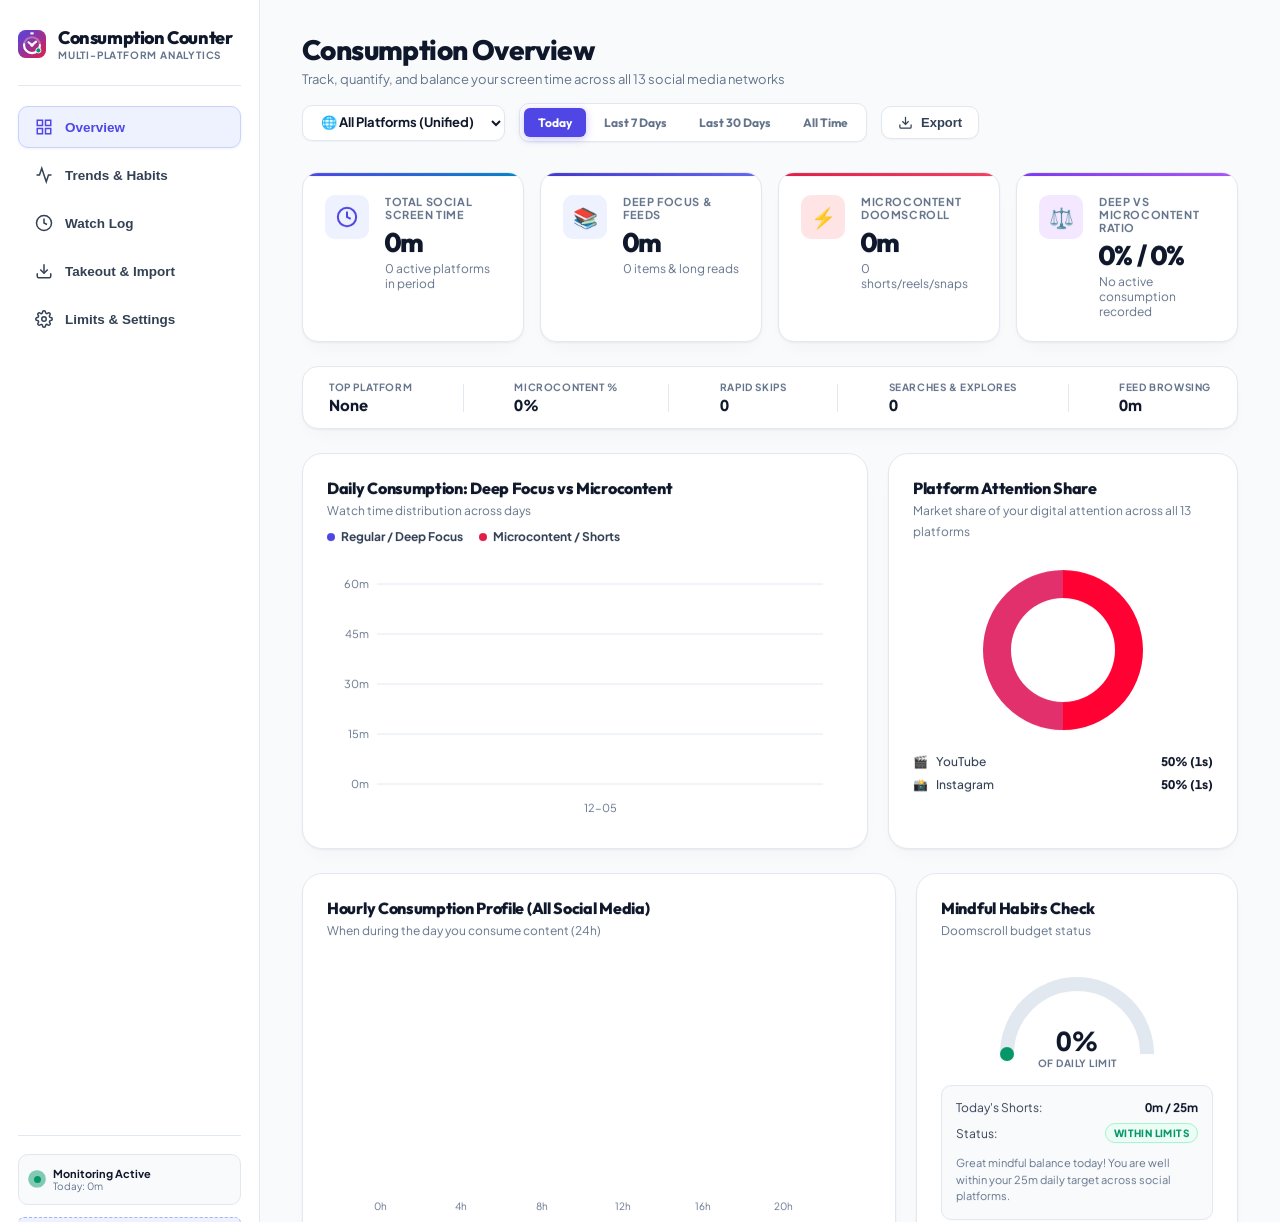
<file: index.html>
<!DOCTYPE html>
<html lang="en">
<head>
  <meta charset="UTF-8">
  <meta http-equiv="refresh" content="0; url=dashboard.html">
  <title>Consumption Counter</title>
</head>
<body style="background: #F8FAFC; color: #0F172A; font-family: system-ui, -apple-system, sans-serif; display: flex; align-items: center; justify-content: center; height: 100vh; margin: 0;">
  <p>Loading Consumption Counter Dashboard... <a href="dashboard.html" style="color: #4F46E5; font-weight: 600;">Click here if not redirected</a>.</p>
</body>
</html>
</file>
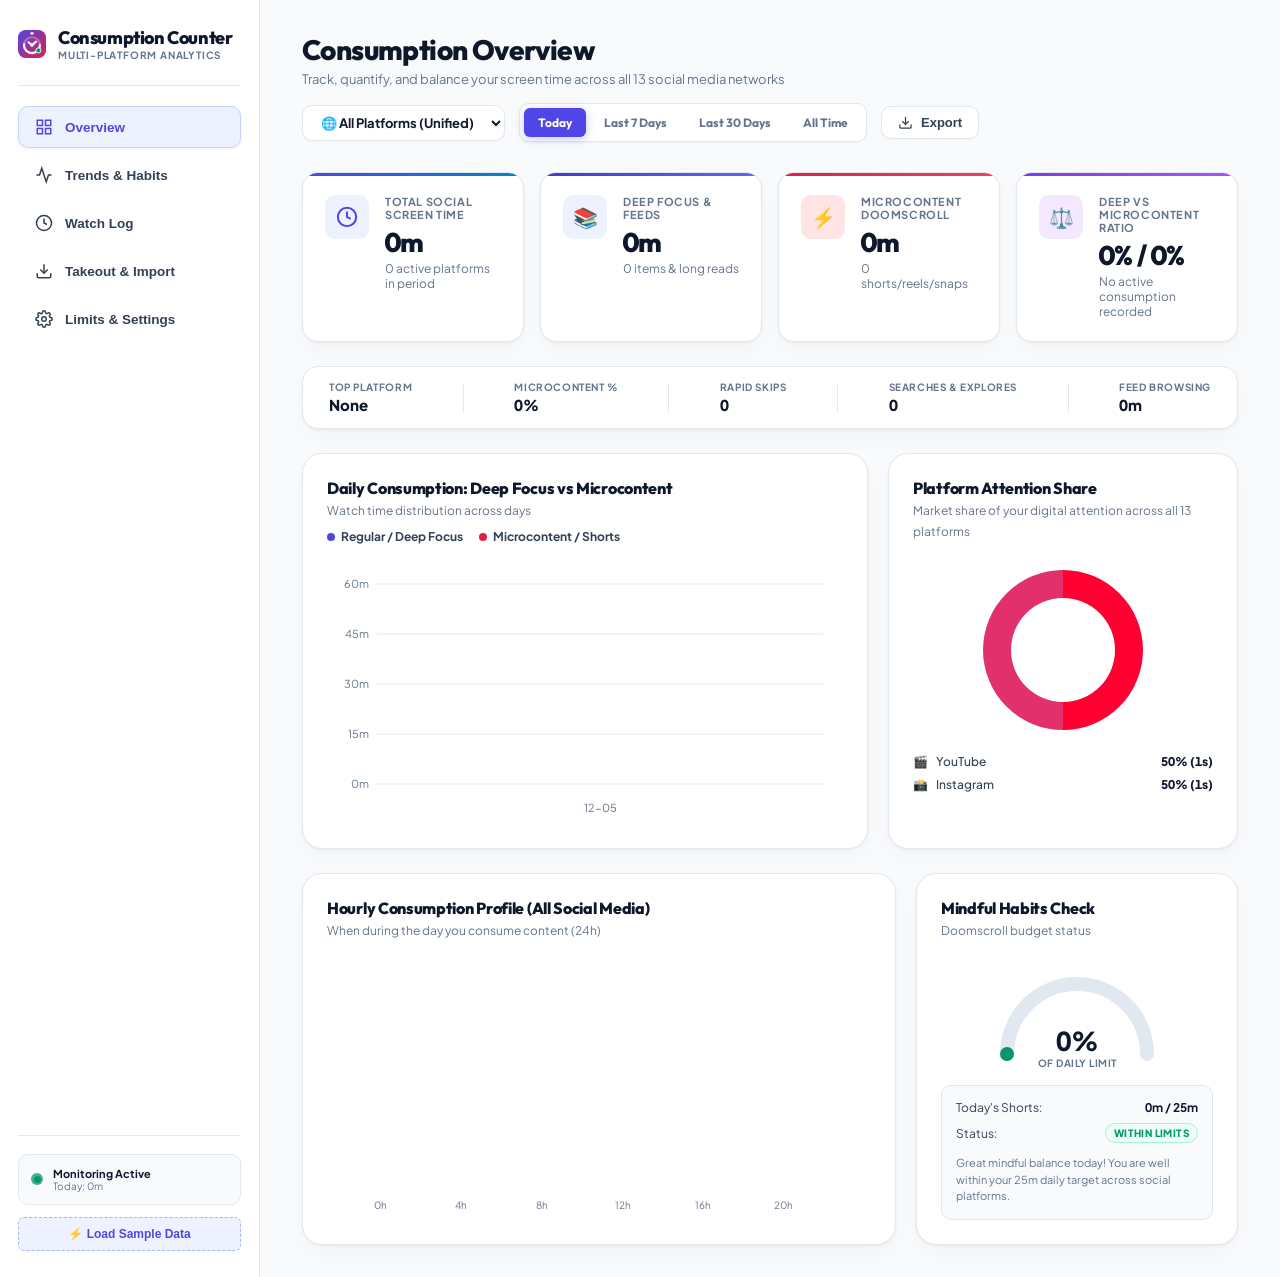
<file: dashboard.html>
<!DOCTYPE html>
<html lang="en">
<head>
  <meta charset="UTF-8">
  <meta name="viewport" content="width=device-width, initial-scale=1.0">
  <title>Consumption Counter - Analytics & Multi-Platform Hub</title>
  <link rel="stylesheet" href="dashboard.css">
  <link rel="preconnect" href="https://fonts.googleapis.com">
  <link rel="preconnect" href="https://fonts.gstatic.com" crossorigin>
  <link href="https://fonts.googleapis.com/css2?family=Outfit:wght@400;500;600;700;800&family=Plus+Jakarta+Sans:wght@400;500;600;700&display=swap" rel="stylesheet">
</head>
<body>
  <div class="app-layout">
    <!-- Sidebar Navigation -->
    <aside class="sidebar">
      <div class="sidebar-header">
        <div class="brand-logo">
          <svg width="28" height="28" viewBox="0 0 24 24" fill="none">
            <rect width="24" height="24" rx="6.5" fill="url(#dashBrandGrad)" />
            <rect x="10.5" y="2" width="3" height="1.8" rx="0.6" fill="#FFFFFF" fill-opacity="0.9" />
            <circle cx="12" cy="13" r="6.8" stroke="#FFFFFF" stroke-opacity="0.3" stroke-width="1.8" />
            <circle cx="12" cy="13" r="6.8" stroke="#FFFFFF" stroke-width="1.8" stroke-dasharray="32" stroke-dashoffset="10" stroke-linecap="round" />
            <line x1="12" y1="13" x2="9" y2="10.5" stroke="#FFFFFF" stroke-width="1.8" stroke-linecap="round" />
            <line x1="12" y1="13" x2="15.5" y2="10" stroke="#FFFFFF" stroke-width="1.8" stroke-linecap="round" />
            <circle cx="12" cy="13" r="1.3" fill="#FFFFFF" />
            <circle cx="17.5" cy="17.5" r="2.2" fill="#059669" stroke="#FFFFFF" stroke-width="0.8" />
            <defs>
              <linearGradient id="dashBrandGrad" x1="0" y1="0" x2="24" y2="24" gradientUnits="userSpaceOnUse">
                <stop stop-color="#4F46E5" />
                <stop offset="1" stop-color="#E11D48" />
              </linearGradient>
            </defs>
          </svg>
          <div class="brand-info">
            <span class="brand-title">Consumption Counter</span>
            <span class="brand-sub">Multi-Platform Analytics</span>
          </div>
        </div>
      </div>

      <nav class="sidebar-nav">
        <button class="nav-item active" data-tab="overview">
          <svg width="18" height="18" viewBox="0 0 24 24" fill="none" stroke="currentColor" stroke-width="2"><rect x="3" y="3" width="7" height="7"/><rect x="14" y="3" width="7" height="7"/><rect x="14" y="14" width="7" height="7"/><rect x="3" y="14" width="7" height="7"/></svg>
          <span>Overview</span>
        </button>
        <button class="nav-item" data-tab="trends">
          <svg width="18" height="18" viewBox="0 0 24 24" fill="none" stroke="currentColor" stroke-width="2"><polyline points="22 12 18 12 15 21 9 3 6 12 2 12"/></svg>
          <span>Trends & Habits</span>
        </button>
        <button class="nav-item" data-tab="history">
          <svg width="18" height="18" viewBox="0 0 24 24" fill="none" stroke="currentColor" stroke-width="2"><circle cx="12" cy="12" r="10"/><polyline points="12 6 12 12 16 14"/></svg>
          <span>Watch Log</span>
        </button>
        <button class="nav-item" data-tab="importer">
          <svg width="18" height="18" viewBox="0 0 24 24" fill="none" stroke="currentColor" stroke-width="2"><path d="M21 15v4a2 2 0 0 1-2 2H5a2 2 0 0 1-2-2v-4"/><polyline points="7 10 12 15 17 10"/><line x1="12" y1="15" x2="12" y2="3"/></svg>
          <span>Takeout & Import</span>
        </button>
        <button class="nav-item" data-tab="settings">
          <svg width="18" height="18" viewBox="0 0 24 24" fill="none" stroke="currentColor" stroke-width="2"><circle cx="12" cy="12" r="3"/><path d="M19.4 15a1.65 1.65 0 0 0 .33 1.82l.06.06a2 2 0 0 1 0 2.83 2 2 0 0 1-2.83 0l-.06-.06a1.65 1.65 0 0 0-1.82-.33 1.65 1.65 0 0 0-1 1.51V21a2 2 0 0 1-2 2 2 2 0 0 1-2-2v-.09A1.65 1.65 0 0 0 9 19.4a1.65 1.65 0 0 0-1.82.33l-.06.06a2 2 0 0 1-2.83 0 2 2 0 0 1 0-2.83l.06-.06a1.65 1.65 0 0 0 .33-1.82 1.65 1.65 0 0 0-1.51-1H3a2 2 0 0 1-2-2 2 2 0 0 1 2-2h.09A1.65 1.65 0 0 0 4.6 9a1.65 1.65 0 0 0-.33-1.82l-.06-.06a2 2 0 0 1 0-2.83 2 2 0 0 1 2.83 0l.06.06a1.65 1.65 0 0 0 1.82.33H9a1.65 1.65 0 0 0 1-1.51V3a2 2 0 0 1 2-2 2 2 0 0 1 2 2v.09a1.65 1.65 0 0 0 1 1.51 1.65 1.65 0 0 0 1.82-.33l.06-.06a2 2 0 0 1 2.83 0 2 2 0 0 1 0 2.83l-.06.06a1.65 1.65 0 0 0-.33 1.82V9a1.65 1.65 0 0 0 1.51 1H21a2 2 0 0 1 2 2 2 2 0 0 1-2 2h-.09a1.65 1.65 0 0 0-1.51 1z"/></svg>
          <span>Limits & Settings</span>
        </button>
      </nav>

      <div class="sidebar-footer">
        <div class="quick-status-card">
          <div class="pulse-indicator">
            <span class="pulse-ping"></span>
            <span class="pulse-core"></span>
          </div>
          <div class="quick-status-text">
            <span class="status-title">Monitoring Active</span>
            <span class="status-sub" id="sidebar-live-timer">13 Platforms Active</span>
          </div>
        </div>
        <button id="btn-demo-data" class="btn-demo" title="Populate with realistic sample data to preview all graphs and stats">
          ⚡ Load Sample Data
        </button>
      </div>
    </aside>

    <!-- Main Content Area -->
    <main class="main-content">
      <!-- Top Bar -->
      <header class="topbar">
        <div class="topbar-left">
          <h1 id="page-title">Consumption Overview</h1>
          <p class="page-subtitle" id="page-subtitle">Track, quantify, and balance your screen time across all 13 social media networks</p>
        </div>

        <div class="topbar-right">
          <!-- Platform Filter Selector -->
          <div class="platform-filter-wrap">
            <select id="platform-select-filter" class="platform-dropdown" title="Filter by Platform">
              <option value="all">🌐 All Platforms (Unified)</option>
              <option value="youtube">🎬 YouTube</option>
              <option value="instagram">📸 Instagram</option>
              <option value="tiktok">⚡ TikTok</option>
              <option value="reddit">🟠 Reddit</option>
              <option value="x">🐦 X (Twitter)</option>
              <option value="discord">💬 Discord</option>
              <option value="whatsapp">📱 WhatsApp</option>
              <option value="linkedin">💼 LinkedIn</option>
              <option value="pinterest">📌 Pinterest</option>
              <option value="snapchat">👻 Snapchat</option>
              <option value="facebook">👥 Facebook</option>
              <option value="telegram">✈️ Telegram</option>
              <option value="wechat">🟢 WeChat</option>
            </select>
          </div>

          <!-- Time Range Selector -->
          <div class="time-filter">
            <button class="filter-btn active" data-range="today">Today</button>
            <button class="filter-btn" data-range="7d">Last 7 Days</button>
            <button class="filter-btn" data-range="30d">Last 30 Days</button>
            <button class="filter-btn" data-range="all">All Time</button>
          </div>

          <div class="header-actions">
            <button id="btn-export-json" class="btn-secondary" title="Export data as JSON">
              <svg width="15" height="15" viewBox="0 0 24 24" fill="none" stroke="currentColor" stroke-width="2"><path d="M21 15v4a2 2 0 0 1-2 2H5a2 2 0 0 1-2-2v-4"/><polyline points="7 10 12 15 17 10"/><line x1="12" y1="15" x2="12" y2="3"/></svg>
              <span>Export</span>
            </button>
          </div>
        </div>
      </header>

      <!-- TAB 1: OVERVIEW -->
      <section id="tab-overview" class="tab-pane active">
        <!-- Hero Metrics Grid -->
        <div class="metrics-grid">
          <!-- Total Time -->
          <div class="metric-card total-time-card">
            <div class="metric-icon-wrap time">
              <svg width="22" height="22" viewBox="0 0 24 24" fill="none" stroke="currentColor" stroke-width="2.2"><circle cx="12" cy="12" r="10"/><polyline points="12 6 12 12 16 14"/></svg>
            </div>
            <div class="metric-content">
              <span class="metric-label" id="kpi-total-label">Total Time Spent</span>
              <div class="metric-value" id="kpi-total-time">0h 0m</div>
              <span class="metric-hint" id="kpi-total-hint">Active watch time</span>
            </div>
          </div>

          <!-- Regular Videos -->
          <div class="metric-card video-time-card">
            <div class="metric-icon-wrap video" id="kpi-card2-icon">
              🎬
            </div>
            <div class="metric-content">
              <span class="metric-label" id="kpi-video-label">Regular Videos</span>
              <div class="metric-value" id="kpi-video-time">0h 0m</div>
              <span class="metric-hint" id="kpi-video-count">0 videos watched</span>
            </div>
          </div>

          <!-- Shorts -->
          <div class="metric-card shorts-time-card">
            <div class="metric-icon-wrap shorts" id="kpi-card3-icon">
              ⚡
            </div>
            <div class="metric-content">
              <span class="metric-label" id="kpi-shorts-label">YouTube Shorts</span>
              <div class="metric-value" id="kpi-shorts-time">0h 0m</div>
              <span class="metric-hint" id="kpi-shorts-count">0 shorts watched</span>
            </div>
          </div>

          <!-- Shorts vs Video Ratio -->
          <div class="metric-card ratio-card">
            <div class="metric-icon-wrap balance">
              ⚖️
            </div>
            <div class="metric-content">
              <span class="metric-label" id="kpi-ratio-label">Shorts vs Video Ratio</span>
              <div class="metric-value" id="kpi-ratio-val">0% / 0%</div>
              <span class="metric-hint" id="kpi-ratio-hint">Balanced consumption</span>
            </div>
          </div>
        </div>

        <!-- Secondary Highlights Strip -->
        <div class="sub-metrics-strip">
          <div class="sub-metric">
            <span class="sub-label" id="sub-label-1">Avg Time / Video</span>
            <span class="sub-value" id="sub-avg-video">0m 0s</span>
          </div>
          <div class="sub-metric-divider"></div>
          <div class="sub-metric">
            <span class="sub-label" id="sub-label-2">Avg Time / Short</span>
            <span class="sub-value" id="sub-avg-short">0s</span>
          </div>
          <div class="sub-metric-divider"></div>
          <div class="sub-metric">
            <span class="sub-label" id="sub-label-3">Shorts Rapid Skips</span>
            <span class="sub-value" id="sub-shorts-skipped">0</span>
          </div>
          <div class="sub-metric-divider"></div>
          <div class="sub-metric">
            <span class="sub-label" id="sub-label-4">Searches Executed</span>
            <span class="sub-value" id="sub-search-count">0</span>
          </div>
          <div class="sub-metric-divider"></div>
          <div class="sub-metric">
            <span class="sub-label" id="sub-label-5">Feed Browsing Time</span>
            <span class="sub-value" id="sub-browse-time">0m</span>
          </div>
        </div>

        <!-- Charts Row 1: Daily Trend & Distribution -->
        <div class="charts-row">
          <div class="chart-card flex-2">
            <div class="chart-header">
              <div class="chart-title-group">
                <h3 id="daily-chart-title">Daily Consumption: Videos vs Shorts</h3>
                <span class="chart-desc" id="daily-chart-desc">Watch time distribution across days</span>
              </div>
              <div class="legend-group" id="daily-chart-legend">
                <span class="legend-item"><span class="legend-dot video"></span> Regular / Deep Focus</span>
                <span class="legend-item"><span class="legend-dot shorts"></span> Microcontent / Shorts</span>
              </div>
            </div>
            <div class="canvas-container">
              <canvas id="dailyTrendCanvas"></canvas>
            </div>
          </div>

          <div class="chart-card flex-1">
            <div class="chart-header">
              <div class="chart-title-group">
                <h3 id="donut-chart-title">Feature Split</h3>
                <span class="chart-desc" id="donut-chart-desc">Where your time goes</span>
              </div>
            </div>
            <div class="canvas-container center-donut">
              <canvas id="featureDonutCanvas"></canvas>
            </div>
            <div class="donut-summary" id="donut-legend-summary">
              <!-- Dynamically populated -->
            </div>
          </div>
        </div>

        <!-- Charts Row 2: Hourly Activity & Doomscroll Health -->
        <div class="charts-row">
          <div class="chart-card flex-2">
            <div class="chart-header">
              <div class="chart-title-group">
                <h3 id="hourly-chart-title">Hourly Consumption Profile</h3>
                <span class="chart-desc" id="hourly-chart-desc">When during the day you consume content (24h)</span>
              </div>
            </div>
            <div class="canvas-container">
              <canvas id="hourlyCanvas"></canvas>
            </div>
          </div>

          <div class="chart-card flex-1">
            <div class="chart-header">
              <div class="chart-title-group">
                <h3 id="wellness-chart-title">Mindful Habits Check</h3>
                <span class="chart-desc" id="wellness-chart-desc">Doomscroll budget status</span>
              </div>
            </div>
            <div class="wellness-card-body">
              <div class="gauge-wrapper">
                <canvas id="wellnessGaugeCanvas" width="180" height="110"></canvas>
                <div class="gauge-center-text">
                  <span class="gauge-score" id="wellness-pct">0%</span>
                  <span class="gauge-label">of Daily Limit</span>
                </div>
              </div>
              <div class="wellness-details">
                <div class="wellness-row">
                  <span>Today's Shorts:</span>
                  <strong id="wellness-shorts-used">0m / 25m</strong>
                </div>
                <div class="wellness-row">
                  <span>Status:</span>
                  <span class="status-pill good" id="wellness-status-pill">Within Limits</span>
                </div>
                <p class="wellness-advice" id="wellness-advice-text">
                  You are consuming content mindfully. Keep regular videos for deep dives and short breaks!
                </p>
              </div>
            </div>
          </div>
        </div>
      </section>

      <!-- TAB 2: TRENDS & HABITS -->
      <section id="tab-trends" class="tab-pane">
        <div class="insights-banner">
          <div class="insights-icon">💡</div>
          <div class="insights-text">
            <h4>Habit Analysis & Consumption Insights</h4>
            <p id="habit-insight-text">Analyzing your browsing patterns...</p>
          </div>
        </div>

        <div class="charts-row">
          <div class="chart-card flex-1">
            <div class="chart-header">
              <div class="chart-title-group">
                <h3>Videos Watched vs Shorts Scrolled Count</h3>
                <span class="chart-desc">Comparing raw count volume</span>
              </div>
            </div>
            <div class="canvas-container">
              <canvas id="countComparisonCanvas"></canvas>
            </div>
          </div>

          <div class="chart-card flex-1">
            <div class="chart-header">
              <div class="chart-title-group">
                <h3>Session Duration Distribution</h3>
                <span class="chart-desc">How long you stay watching YouTube per sitting</span>
              </div>
            </div>
            <div class="canvas-container">
              <canvas id="sessionDurationCanvas"></canvas>
            </div>
          </div>
        </div>
      </section>

      <!-- TAB 3: WATCH LOG -->
      <section id="tab-history" class="tab-pane">
        <div class="history-controls-card">
          <div class="search-box">
            <svg width="16" height="16" viewBox="0 0 24 24" fill="none" stroke="currentColor" stroke-width="2"><circle cx="11" cy="11" r="8"/><line x1="21" y1="21" x2="16.65" y2="16.65"/></svg>
            <input type="text" id="history-search" placeholder="Search by video title or channel...">
          </div>

          <div class="type-filter-group">
            <button class="type-filter-btn active" data-filter="all">All Content</button>
            <button class="type-filter-btn" data-filter="video">🎬 Videos Only</button>
            <button class="type-filter-btn" data-filter="shorts">⚡ Shorts Only</button>
          </div>

          <button id="btn-export-csv" class="btn-secondary" title="Export watch history to CSV">
            <svg width="15" height="15" viewBox="0 0 24 24" fill="none" stroke="currentColor" stroke-width="2"><polyline points="8 17 12 21 16 17"/><line x1="12" y1="12" x2="12" y2="21"/><path d="M20.88 18.09A5 5 0 0 0 18 9h-1.26A8 8 0 1 0 3 16.29"/></svg>
            <span>Export CSV</span>
          </button>
        </div>

        <div class="table-container">
          <table class="data-table">
            <thead>
              <tr>
                <th width="80">Type</th>
                <th>Title & Channel</th>
                <th width="140">Watch Time</th>
                <th width="180">Watched At</th>
                <th width="80">Action</th>
              </tr>
            </thead>
            <tbody id="history-table-body">
              <!-- Dynamically populated -->
            </tbody>
          </table>
          <div id="table-empty" class="empty-state" style="display: none;">
            <p>No watch records found matching criteria.</p>
          </div>
        </div>
      </section>

      <!-- TAB 4: TAKEOUT & IMPORT -->
      <section id="tab-importer" class="tab-pane">
        <div class="importer-grid">
          <!-- Takeout Drop Area -->
          <div class="card importer-card">
            <h3>Google Takeout Watch History Importer</h3>
            <p class="card-desc">
              Import your exported Google Takeout history (<code>watch-history.json</code> or <code>watch-history.html</code>) to calculate historical consumption stats!
            </p>

            <div class="dropzone" id="takeout-dropzone">
              <svg width="48" height="48" viewBox="0 0 24 24" fill="none" stroke="#38BDF8" stroke-width="1.6"><path d="M21 15v4a2 2 0 0 1-2 2H5a2 2 0 0 1-2-2v-4"/><polyline points="17 8 12 3 7 8"/><line x1="12" y1="3" x2="12" y2="15"/></svg>
              <div class="drop-text">
                <strong>Click or drag & drop watch-history.json / html</strong>
                <span>Supports Google Takeout ZIP or JSON directly</span>
              </div>
              <input type="file" id="file-takeout" accept=".json,.html,.zip" style="display: none;">
            </div>

            <div id="takeout-result" class="import-result" style="display: none;"></div>
          </div>

          <!-- Backup & Restore -->
          <div class="card backup-card">
            <h3>Backup & Restore</h3>
            <p class="card-desc">Save your extension data or transfer it to another computer.</p>
            
            <div class="backup-actions">
              <button id="btn-download-backup" class="btn-primary">
                <svg width="16" height="16" viewBox="0 0 24 24" fill="none" stroke="currentColor" stroke-width="2"><path d="M21 15v4a2 2 0 0 1-2 2H5a2 2 0 0 1-2-2v-4"/><polyline points="7 10 12 15 17 10"/><line x1="12" y1="15" x2="12" y2="3"/></svg>
                <span>Download Full Backup (JSON)</span>
              </button>

              <button id="btn-import-backup" class="btn-secondary">
                <svg width="16" height="16" viewBox="0 0 24 24" fill="none" stroke="currentColor" stroke-width="2"><polyline points="17 8 12 3 7 8"/><line x1="12" y1="3" x2="12" y2="15"/><path d="M21 15v4a2 2 0 0 1-2 2H5a2 2 0 0 1-2-2v-4"/></svg>
                <span>Restore from Backup</span>
              </button>
              <input type="file" id="file-restore" accept=".json" style="display: none;">
            </div>

            <div class="danger-zone">
              <h4>Reset Data</h4>
              <p>Permanently clear all recorded consumption statistics.</p>
              <button id="btn-clear-all" class="btn-danger">Clear All History & Stats</button>
            </div>
          </div>
        </div>
      </section>

      <!-- TAB 5: LIMITS & SETTINGS -->
      <section id="tab-settings" class="tab-pane">
        <div class="settings-container">
          <div class="card settings-card">
            <h3>Wellness & Limits Configuration</h3>
            <p class="card-desc">Set mindful boundaries for your screen time and microcontent consumption</p>

            <form id="settings-form" class="settings-form">
              <div class="form-group">
                <label for="input-shorts-limit">Daily Microcontent Limit (Minutes)</label>
                <div class="input-with-hint">
                  <input type="number" id="input-shorts-limit" min="5" max="300" step="5" value="25">
                  <span class="input-hint">Alerts when Shorts, Reels, TikTok FYP, or Spotlight exceed this limit</span>
                </div>
              </div>

              <div class="form-group">
                <label for="input-total-limit">Daily Total Screen Time Limit (Minutes)</label>
                <div class="input-with-hint">
                  <input type="number" id="input-total-limit" min="15" max="720" step="15" value="120">
                  <span class="input-hint">Combined daily limit across all social platforms</span>
                </div>
              </div>

              <div class="form-group">
                <label for="input-break-interval">Break Reminder Frequency (Minutes)</label>
                <div class="input-with-hint">
                  <input type="number" id="input-break-interval" min="10" max="180" step="5" value="30">
                  <span class="input-hint">Prompts for a quick pause during long sessions</span>
                </div>
              </div>

              <div class="form-divider"></div>

              <div class="form-toggle-row">
                <div class="toggle-info">
                  <strong>Floating Heads-Up Display (HUD)</strong>
                  <span>Display the live draggable counter overlay right inside YouTube pages</span>
                </div>
                <label class="switch">
                  <input type="checkbox" id="input-show-hud" checked>
                  <span class="slider"></span>
                </label>
              </div>

              <div class="form-toggle-row">
                <div class="toggle-info">
                  <strong>Shorts Doomscroll Warning Notification</strong>
                  <span>Send a system notification when you exceed your daily Shorts limit</span>
                </div>
                <label class="switch">
                  <input type="checkbox" id="input-doomscroll-alert" checked>
                  <span class="slider"></span>
                </label>
              </div>

              <div class="form-toggle-row">
                <div class="toggle-info">
                  <strong>Track Background Audio Playback</strong>
                  <span>Count watch time even when the YouTube tab is not actively focused/visible</span>
                </div>
                <label class="switch">
                  <input type="checkbox" id="input-track-bg">
                  <span class="slider"></span>
                </label>
              </div>

              <div class="form-actions">
                <button type="submit" class="btn-primary">Save Settings</button>
                <span id="save-status" class="save-status-msg"></span>
              </div>
            </form>
          </div>
        </div>
      </section>
    </main>
  </div>

  <script type="module" src="dashboard.js"></script>
</body>
</html>
</file>
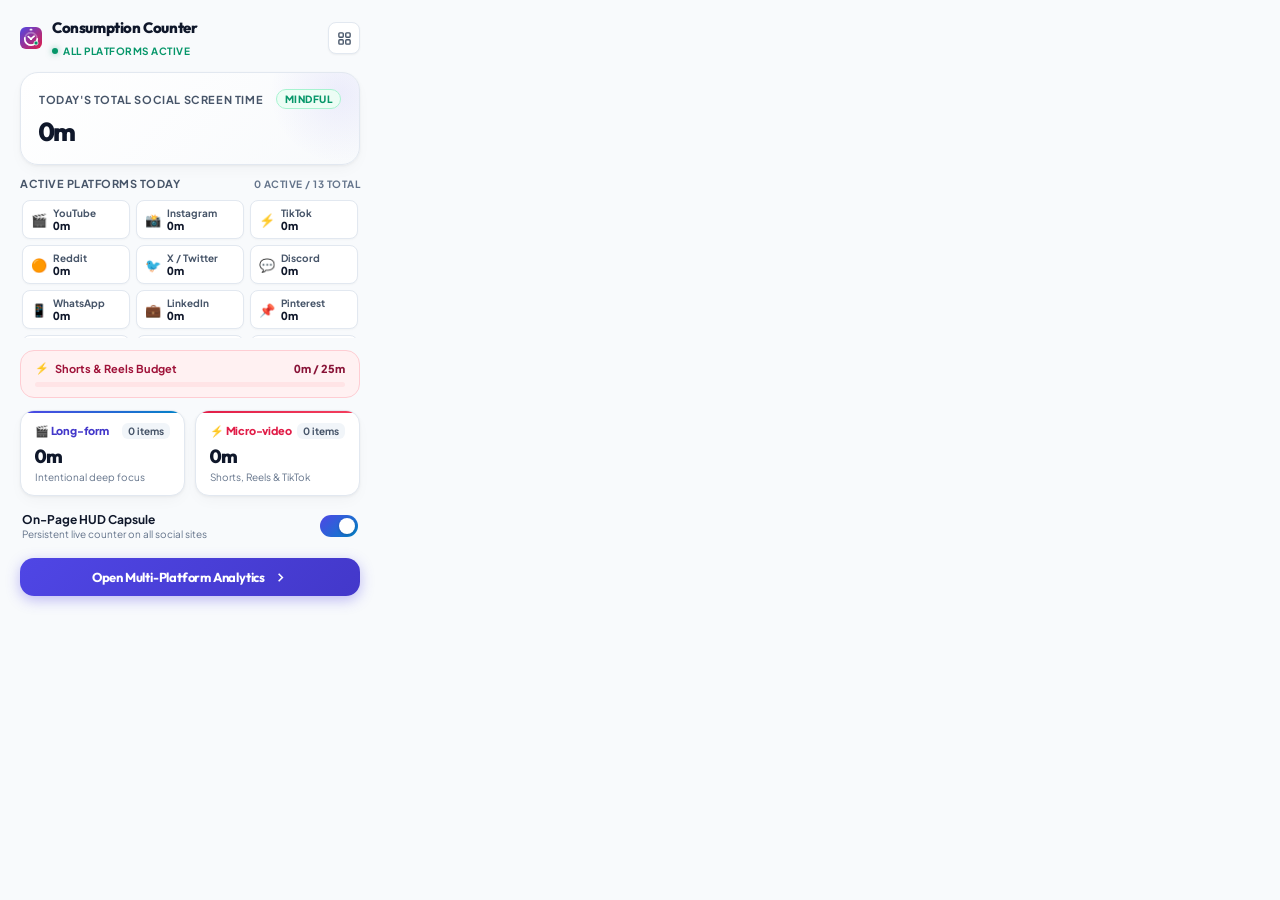
<file: popup.html>
<!DOCTYPE html>
<html lang="en">
<head>
  <meta charset="UTF-8">
  <meta name="viewport" content="width=device-width, initial-scale=1.0">
  <title>Consumption Counter</title>
  <link rel="stylesheet" href="popup.css">
  <link rel="preconnect" href="https://fonts.googleapis.com">
  <link rel="preconnect" href="https://fonts.gstatic.com" crossorigin>
  <link href="https://fonts.googleapis.com/css2?family=Outfit:wght@500;600;700;800&family=Plus+Jakarta+Sans:wght@500;600;700&display=swap" rel="stylesheet">
</head>
<body>
  <div class="popup-wrapper">
    <!-- Top Header Bar -->
    <header class="popup-header">
      <div class="brand">
        <div class="logo-box">
          <svg width="22" height="22" viewBox="0 0 24 24" fill="none">
            <rect width="24" height="24" rx="6.5" fill="url(#brandGrad)" />
            <rect x="10.5" y="2" width="3" height="1.8" rx="0.6" fill="#FFFFFF" fill-opacity="0.9" />
            <circle cx="12" cy="13" r="6.8" stroke="#FFFFFF" stroke-opacity="0.3" stroke-width="1.8" />
            <circle cx="12" cy="13" r="6.8" stroke="#FFFFFF" stroke-width="1.8" stroke-dasharray="32" stroke-dashoffset="10" stroke-linecap="round" />
            <line x1="12" y1="13" x2="9" y2="10.5" stroke="#FFFFFF" stroke-width="1.8" stroke-linecap="round" />
            <line x1="12" y1="13" x2="15.5" y2="10" stroke="#FFFFFF" stroke-width="1.8" stroke-linecap="round" />
            <circle cx="12" cy="13" r="1.3" fill="#FFFFFF" />
            <circle cx="17.5" cy="17.5" r="2.2" fill="#059669" stroke="#FFFFFF" stroke-width="0.8" />
            <defs>
              <linearGradient id="brandGrad" x1="0" y1="0" x2="24" y2="24" gradientUnits="userSpaceOnUse">
                <stop stop-color="#4F46E5" />
                <stop offset="1" stop-color="#E11D48" />
              </linearGradient>
            </defs>
          </svg>
        </div>
        <div class="brand-text">
          <h1>Consumption Counter</h1>
          <div class="live-pill"><span class="dot"></span> All Platforms Active</div>
        </div>
      </div>
      <button id="open-dashboard-btn" class="icon-link-btn" title="Open Full Dashboard">
        <svg width="15" height="15" viewBox="0 0 24 24" fill="none" stroke="currentColor" stroke-width="2.2">
          <rect x="3" y="3" width="7" height="7" rx="1.5"></rect>
          <rect x="14" y="3" width="7" height="7" rx="1.5"></rect>
          <rect x="14" y="14" width="7" height="7" rx="1.5"></rect>
          <rect x="3" y="14" width="7" height="7" rx="1.5"></rect>
        </svg>
      </button>
    </header>

    <!-- Hero Watch Time Bento Card -->
    <div class="hero-bento">
      <div class="hero-ambient"></div>
      <div class="hero-content">
        <div class="hero-meta">
          <span class="hero-label">Today's Total Social Screen Time</span>
          <span class="hero-badge" id="consumption-badge">Mindful</span>
        </div>
        <div class="hero-value" id="today-total-time">0h 0m 0s</div>
      </div>
    </div>

    <!-- Active Platforms Grid Carousel -->
    <div class="platforms-section">
      <div class="section-title">
        <span>Active Platforms Today</span>
        <span class="sub-counter" id="active-platforms-count">13 Monitored</span>
      </div>
      <div class="platforms-pill-grid" id="platforms-pill-grid">
        <!-- Dynamically injected via popup.js -->
      </div>
    </div>

    <!-- Unified Short-Form Doomscroll Budget Meter (Shorts + Reels + TikTok) -->
    <div class="alert-bento" id="doomscroll-box">
      <div class="alert-top">
        <div class="alert-title">
          <span class="alert-icon">⚡</span>
          <span>Shorts & Reels Budget</span>
        </div>
        <span class="alert-status" id="shorts-limit-status">0m / 25m</span>
      </div>
      <div class="progress-track">
        <div class="progress-fill" id="shorts-limit-fill" style="width: 0%;"></div>
      </div>
    </div>

    <!-- Dual Bento Cards (Videos vs Shorts / Microcontent) -->
    <div class="bento-grid">
      <!-- Long-form / Intentional Card -->
      <div class="bento-card video-card">
        <div class="bento-header">
          <span class="tag video-tag">🎬 Long-form</span>
          <span class="count-pill" id="video-count">0 items</span>
        </div>
        <div class="bento-time" id="video-time">0m</div>
        <div class="bento-sub" id="video-sub">Intentional deep focus</div>
      </div>

      <!-- Microcontent / Doomscroll Card -->
      <div class="bento-card shorts-card">
        <div class="bento-header">
          <span class="tag shorts-tag">⚡ Micro-video</span>
          <span class="count-pill" id="shorts-count">0 items</span>
        </div>
        <div class="bento-time" id="shorts-time">0m</div>
        <div class="bento-sub" id="shorts-sub">Shorts, Reels & TikTok</div>
      </div>
    </div>

    <!-- HUD Toggle Switch -->
    <div class="toggle-card">
      <div class="toggle-text">
        <span class="toggle-title">On-Page HUD Capsule</span>
        <span class="toggle-desc">Persistent live counter on all social sites</span>
      </div>
      <label class="modern-switch">
        <input type="checkbox" id="toggle-hud" checked>
        <span class="switch-handle"></span>
      </label>
    </div>

    <!-- Bottom Actions -->
    <div class="popup-footer">
      <button id="view-dashboard-btn" class="btn-modern-primary">
        <span>Open Multi-Platform Analytics</span>
        <svg width="15" height="15" viewBox="0 0 24 24" fill="none" stroke="currentColor" stroke-width="2.5"><polyline points="9 18 15 12 9 6"/></svg>
      </button>
    </div>
  </div>

  <script type="module" src="popup.js"></script>
</body>
</html>
</file>
<file: dashboard.css>
/* Consumption Counter - Grounded Light UI Design System (Dashboard) */

:root {
  --bg-app: #F8FAFC;
  --bg-sidebar: #FFFFFF;
  --bg-card: #FFFFFF;
  --bg-card-hover: #F8FAFC;
  --bg-card-sub: #F1F5F9;
  --border-color: #E2E8F0;
  --border-focus: #4F46E5;
  
  --text-main: #0F172A;
  --text-dim: #334155;
  --text-muted: #64748B;

  --accent-primary: #4F46E5;
  --accent-cyan: #0284C7;
  --accent-coral: #E11D48;
  --accent-shorts: #E11D48;
  --accent-amber: #D97706;
  --accent-mint: #059669;
  --accent-violet: #7C3AED;

  --radius-xs: 6px;
  --radius-sm: 10px;
  --radius-md: 16px;
  --radius-lg: 20px;

  --shadow-bento: 0 1px 3px rgba(0, 0, 0, 0.05), 0 10px 25px -5px rgba(0, 0, 0, 0.04);
}

* {
  box-sizing: border-box;
  margin: 0;
  padding: 0;
}

body {
  font-family: 'Plus Jakarta Sans', -apple-system, BlinkMacSystemFont, "Segoe UI", Roboto, sans-serif;
  background-color: var(--bg-app);
  color: var(--text-main);
  min-height: 100vh;
  overflow-x: hidden;
}

h1, h2, h3, h4, .brand-title, .metric-value, .filter-btn, .btn-primary, .btn-yt {
  font-family: 'Outfit', sans-serif;
}

/* App Layout */
.app-layout {
  display: flex;
  min-height: 100vh;
}

/* Sidebar */
.sidebar {
  width: 260px;
  background-color: var(--bg-sidebar);
  border-right: 1px solid var(--border-color);
  display: flex;
  flex-direction: column;
  padding: 26px 18px;
  flex-shrink: 0;
}

.sidebar-header {
  padding-bottom: 24px;
  border-bottom: 1px solid var(--border-color);
  margin-bottom: 20px;
}

.brand-logo {
  display: flex;
  align-items: center;
  gap: 12px;
}

.brand-info {
  display: flex;
  flex-direction: column;
}

.brand-title {
  font-size: 18px;
  font-weight: 800;
  letter-spacing: -0.4px;
  color: var(--text-main);
}

.brand-sub {
  font-size: 10px;
  color: var(--text-muted);
  text-transform: uppercase;
  letter-spacing: 0.8px;
  font-weight: 700;
}

/* Navigation Links */
.sidebar-nav {
  display: flex;
  flex-direction: column;
  gap: 6px;
  flex: 1;
}

.nav-item {
  display: flex;
  align-items: center;
  gap: 12px;
  background: transparent;
  border: 1px solid transparent;
  color: var(--text-dim);
  font-size: 13.5px;
  font-weight: 600;
  padding: 11px 16px;
  border-radius: var(--radius-sm);
  cursor: pointer;
  transition: all 0.2s cubic-bezier(0.16, 1, 0.3, 1);
  text-align: left;
  width: 100%;
}

.nav-item:hover {
  background: #F1F5F9;
  color: var(--text-main);
  transform: translateX(3px);
}

.nav-item.active {
  background: #EEF2FF;
  color: var(--accent-primary);
  border-color: #C7D2FE;
  box-shadow: 0 1px 3px rgba(79, 70, 229, 0.08);
}

.nav-item.active svg {
  color: var(--accent-primary);
}

.nav-item svg {
  flex-shrink: 0;
  transition: color 0.2s;
}

/* Sidebar Footer */
.sidebar-footer {
  display: flex;
  flex-direction: column;
  gap: 12px;
  padding-top: 18px;
  border-top: 1px solid var(--border-color);
}

.quick-status-card {
  background: #F8FAFC;
  border: 1px solid var(--border-color);
  border-radius: var(--radius-sm);
  padding: 12px;
  display: flex;
  align-items: center;
  gap: 10px;
}

.pulse-indicator {
  position: relative;
  width: 12px;
  height: 12px;
  display: flex;
  align-items: center;
  justify-content: center;
}

.pulse-core {
  width: 7px;
  height: 7px;
  border-radius: 50%;
  background: var(--accent-mint);
}

.pulse-ping {
  position: absolute;
  width: 100%;
  height: 100%;
  border-radius: 50%;
  background: var(--accent-mint);
  opacity: 0.75;
  animation: ping 2s cubic-bezier(0, 0, 0.2, 1) infinite;
}

@keyframes ping {
  75%, 100% {
    transform: scale(2.3);
    opacity: 0;
  }
}

.quick-status-text {
  display: flex;
  flex-direction: column;
}

.status-title {
  font-size: 11px;
  font-weight: 700;
  color: var(--text-main);
}

.status-sub {
  font-size: 10px;
  color: var(--text-muted);
}

.btn-demo {
  background: #EEF2FF;
  border: 1px dashed #A5B4FC;
  color: var(--accent-primary);
  font-size: 12px;
  font-weight: 700;
  border-radius: var(--radius-xs);
  padding: 9px 12px;
  cursor: pointer;
  transition: all 0.2s cubic-bezier(0.16, 1, 0.3, 1);
  text-align: center;
}

.btn-demo:hover {
  background: #E0E7FF;
  border-color: var(--accent-primary);
  transform: translateY(-1px);
}

/* Main Content Area */
.main-content {
  flex: 1;
  padding: 32px 42px;
  overflow-y: auto;
  max-width: 1440px;
}

/* Topbar */
.topbar {
  display: flex;
  align-items: center;
  justify-content: space-between;
  margin-bottom: 30px;
  flex-wrap: wrap;
  gap: 16px;
}

.topbar-left h1 {
  font-size: 28px;
  font-weight: 800;
  letter-spacing: -0.6px;
  color: var(--text-main);
}

.page-subtitle {
  font-size: 13px;
  color: var(--text-muted);
  margin-top: 4px;
}

.topbar-right {
  display: flex;
  align-items: center;
  gap: 14px;
  flex-wrap: wrap;
}

/* Platform Filter Dropdown */
.platform-filter-wrap {
  display: flex;
  align-items: center;
}

.platform-dropdown {
  background: #FFFFFF;
  border: 1px solid var(--border-color);
  color: var(--text-main);
  font-family: inherit;
  font-size: 13px;
  font-weight: 700;
  padding: 8px 14px;
  border-radius: var(--radius-sm);
  outline: none;
  cursor: pointer;
  box-shadow: 0 1px 2px rgba(0, 0, 0, 0.04);
  transition: all 0.2s ease;
}

.platform-dropdown:hover {
  border-color: #CBD5E1;
}

.platform-dropdown:focus {
  border-color: var(--border-focus);
}

/* Time Filter Segmented Control */
.time-filter {
  background: #FFFFFF;
  border: 1px solid var(--border-color);
  padding: 4px;
  border-radius: var(--radius-sm);
  display: flex;
  gap: 4px;
  box-shadow: 0 1px 2px rgba(0, 0, 0, 0.04);
}

.filter-btn {
  background: transparent;
  border: none;
  color: var(--text-muted);
  font-size: 12px;
  font-weight: 700;
  padding: 7px 14px;
  border-radius: var(--radius-xs);
  cursor: pointer;
  transition: all 0.2s cubic-bezier(0.16, 1, 0.3, 1);
}

.filter-btn:hover {
  color: var(--text-main);
  background: #F1F5F9;
}

.filter-btn.active {
  background: var(--accent-primary);
  color: #FFFFFF;
  box-shadow: 0 2px 8px rgba(79, 70, 229, 0.3);
}

.header-actions {
  display: flex;
  align-items: center;
  gap: 10px;
}

/* Buttons */
.btn-primary, .btn-secondary, .btn-yt, .btn-danger {
  display: inline-flex;
  align-items: center;
  justify-content: center;
  gap: 8px;
  font-size: 13px;
  font-weight: 700;
  padding: 8px 16px;
  border-radius: var(--radius-sm);
  cursor: pointer;
  transition: all 0.2s cubic-bezier(0.16, 1, 0.3, 1);
  text-decoration: none;
}

.btn-primary {
  background: linear-gradient(135deg, #4F46E5 0%, #4338CA 100%);
  color: #FFFFFF;
  border: none;
  box-shadow: 0 3px 12px rgba(79, 70, 229, 0.3);
}

.btn-primary:hover {
  box-shadow: 0 5px 16px rgba(79, 70, 229, 0.45);
  transform: translateY(-1px);
}

.btn-secondary {
  background: #FFFFFF;
  border: 1px solid var(--border-color);
  color: var(--text-dim);
  box-shadow: 0 1px 2px rgba(0, 0, 0, 0.04);
}

.btn-secondary:hover {
  background: #F8FAFC;
  color: var(--text-main);
  border-color: #CBD5E1;
  transform: translateY(-1px);
}

.btn-yt {
  background: #FF0033;
  color: #FFF;
  border: none;
  box-shadow: 0 3px 10px rgba(255, 0, 51, 0.25);
}

.btn-yt:hover {
  background: #E6002E;
  box-shadow: 0 5px 14px rgba(255, 0, 51, 0.35);
  transform: translateY(-1px);
}

.btn-danger {
  background: #FFF1F2;
  border: 1px solid #FECDD3;
  color: var(--accent-coral);
}

.btn-danger:hover {
  background: #FFE4E6;
  border-color: var(--accent-coral);
}

/* Tab Panels */
.tab-pane {
  display: none;
  flex-direction: column;
  gap: 24px;
}

.tab-pane.active {
  display: flex;
  animation: fadeIn 0.25s cubic-bezier(0.16, 1, 0.3, 1);
}

@keyframes fadeIn {
  from { opacity: 0; transform: translateY(8px); }
  to { opacity: 1; transform: translateY(0); }
}

/* Bento KPI Metrics Grid */
.metrics-grid {
  display: grid;
  grid-template-columns: repeat(4, 1fr);
  gap: 16px;
}

.metric-card {
  background: var(--bg-card);
  border: 1px solid var(--border-color);
  border-radius: var(--radius-md);
  padding: 22px;
  display: flex;
  gap: 16px;
  align-items: flex-start;
  transition: all 0.25s cubic-bezier(0.16, 1, 0.3, 1);
  position: relative;
  overflow: hidden;
  box-shadow: var(--shadow-bento);
}

.metric-card::before {
  content: '';
  position: absolute;
  top: 0;
  left: 0;
  right: 0;
  height: 3px;
}

.metric-card:hover {
  background: var(--bg-card-hover);
  border-color: #CBD5E1;
  transform: translateY(-2px);
  box-shadow: 0 12px 28px -4px rgba(0, 0, 0, 0.08);
}

.total-time-card::before { background: linear-gradient(90deg, #4F46E5, #0284C7); }
.video-time-card::before { background: linear-gradient(90deg, #4338CA, #6366F1); }
.shorts-time-card::before { background: linear-gradient(90deg, #E11D48, #F43F5E); }
.ratio-card::before { background: linear-gradient(90deg, #7C3AED, #A855F7); }

.metric-icon-wrap {
  width: 44px;
  height: 44px;
  border-radius: var(--radius-sm);
  display: flex;
  align-items: center;
  justify-content: center;
  font-size: 20px;
  flex-shrink: 0;
}

.metric-icon-wrap.time { background: #EEF2FF; color: var(--accent-primary); }
.metric-icon-wrap.video { background: #EEF2FF; color: #4338CA; }
.metric-icon-wrap.shorts { background: #FFE4E6; color: var(--accent-coral); }
.metric-icon-wrap.balance { background: #F3E8FF; color: var(--accent-violet); }

.metric-content {
  display: flex;
  flex-direction: column;
}

.metric-label {
  font-size: 11px;
  font-weight: 700;
  color: var(--text-muted);
  text-transform: uppercase;
  letter-spacing: 0.6px;
}

.metric-value {
  font-size: 27px;
  font-weight: 800;
  letter-spacing: -0.6px;
  color: var(--text-main);
  margin: 4px 0 2px;
  font-variant-numeric: tabular-nums;
}

.metric-hint {
  font-size: 12px;
  color: var(--text-muted);
}

/* Secondary Bento Strip */
.sub-metrics-strip {
  background: var(--bg-card);
  border: 1px solid var(--border-color);
  border-radius: var(--radius-md);
  padding: 14px 26px;
  display: flex;
  align-items: center;
  justify-content: space-between;
  box-shadow: var(--shadow-bento);
}

.sub-metric {
  display: flex;
  flex-direction: column;
  gap: 2px;
}

.sub-label {
  font-size: 10px;
  text-transform: uppercase;
  letter-spacing: 0.6px;
  color: var(--text-muted);
  font-weight: 700;
}

.sub-value {
  font-size: 15px;
  font-weight: 800;
  color: var(--text-main);
  font-variant-numeric: tabular-nums;
}

.sub-metric-divider {
  width: 1px;
  height: 28px;
  background: var(--border-color);
}

/* Charts Grid */
.charts-row {
  display: flex;
  gap: 20px;
}

.chart-card {
  background: var(--bg-card);
  border: 1px solid var(--border-color);
  border-radius: var(--radius-lg);
  padding: 24px;
  display: flex;
  flex-direction: column;
  box-shadow: var(--shadow-bento);
}

.chart-card.flex-2 { flex: 2; }
.chart-card.flex-1 { flex: 1; }

.chart-header {
  display: flex;
  align-items: flex-start;
  justify-content: space-between;
  margin-bottom: 20px;
  flex-wrap: wrap;
  gap: 10px;
}

.chart-title-group h3 {
  font-size: 16px;
  font-weight: 800;
  letter-spacing: -0.3px;
  color: var(--text-main);
}

.chart-desc {
  font-size: 12px;
  color: var(--text-muted);
}

.legend-group {
  display: flex;
  align-items: center;
  gap: 16px;
  font-size: 12px;
  font-weight: 700;
  color: var(--text-dim);
}

.legend-item {
  display: flex;
  align-items: center;
  gap: 6px;
}

.legend-dot {
  width: 8px;
  height: 8px;
  border-radius: 50%;
}

.legend-dot.video { background: #4F46E5; }
.legend-dot.shorts { background: #E11D48; }
.legend-dot.browse { background: var(--accent-violet); }

.canvas-container {
  position: relative;
  width: 100%;
  height: 260px;
}

.canvas-container.center-donut {
  height: 180px;
  display: flex;
  align-items: center;
  justify-content: center;
}

.donut-summary {
  display: flex;
  flex-direction: column;
  gap: 8px;
  margin-top: 14px;
}

.donut-row {
  display: flex;
  align-items: center;
  justify-content: space-between;
  font-size: 12px;
}

.donut-left {
  display: flex;
  align-items: center;
  gap: 8px;
  color: var(--text-dim);
  font-weight: 600;
}

.donut-val {
  font-weight: 800;
  color: var(--text-main);
  font-variant-numeric: tabular-nums;
}

/* Wellness Card Body */
.wellness-card-body {
  display: flex;
  flex-direction: column;
  align-items: center;
  gap: 16px;
  flex: 1;
  justify-content: center;
}

.gauge-wrapper {
  position: relative;
  display: flex;
  justify-content: center;
}

.gauge-center-text {
  position: absolute;
  bottom: 0;
  display: flex;
  flex-direction: column;
  align-items: center;
}

.gauge-score {
  font-size: 26px;
  font-weight: 800;
  letter-spacing: -0.5px;
  color: var(--text-main);
  font-variant-numeric: tabular-nums;
}

.gauge-label {
  font-size: 10px;
  font-weight: 700;
  text-transform: uppercase;
  letter-spacing: 0.5px;
  color: var(--text-muted);
}

.wellness-details {
  width: 100%;
  background: #F8FAFC;
  border: 1px solid var(--border-color);
  border-radius: var(--radius-sm);
  padding: 14px;
  display: flex;
  flex-direction: column;
  gap: 8px;
}

.wellness-row {
  display: flex;
  align-items: center;
  justify-content: space-between;
  font-size: 12px;
  color: var(--text-dim);
}

.wellness-row strong {
  color: var(--text-main);
  font-variant-numeric: tabular-nums;
}

.status-pill {
  font-size: 10px;
  font-weight: 800;
  text-transform: uppercase;
  letter-spacing: 0.4px;
  padding: 3px 8px;
  border-radius: 999px;
}

.status-pill.good {
  background: #ECFDF5;
  color: var(--accent-mint);
  border: 1px solid #A7F3D0;
}

.status-pill.warning {
  background: #FFFBEB;
  color: var(--accent-amber);
  border: 1px solid #FDE68A;
}

.status-pill.danger {
  background: #FFF1F2;
  color: var(--accent-coral);
  border: 1px solid #FECDD3;
}

.wellness-advice {
  font-size: 11px;
  color: var(--text-muted);
  line-height: 1.5;
  margin-top: 4px;
}

/* Insights Banner */
.insights-banner {
  background: #EEF2FF;
  border: 1px solid #C7D2FE;
  border-radius: var(--radius-lg);
  padding: 20px 26px;
  display: flex;
  align-items: center;
  gap: 18px;
  box-shadow: var(--shadow-bento);
}

.insights-icon {
  font-size: 30px;
}

.insights-text h4 {
  font-size: 16px;
  font-weight: 800;
  color: var(--accent-primary);
}

.insights-text p {
  font-size: 13px;
  color: var(--text-dim);
  margin-top: 3px;
  line-height: 1.5;
}

/* Watch Log / Table */
.history-controls-card {
  background: var(--bg-card);
  border: 1px solid var(--border-color);
  border-radius: var(--radius-lg);
  padding: 16px 20px;
  display: flex;
  align-items: center;
  gap: 16px;
  flex-wrap: wrap;
  box-shadow: var(--shadow-bento);
}

.search-box {
  display: flex;
  align-items: center;
  gap: 10px;
  background: #F8FAFC;
  border: 1px solid var(--border-color);
  border-radius: var(--radius-sm);
  padding: 8px 14px;
  flex: 1;
  min-width: 240px;
  transition: border-color 0.2s;
}

.search-box:focus-within {
  border-color: var(--border-focus);
}

.search-box input {
  background: transparent;
  border: none;
  color: var(--text-main);
  font-size: 13px;
  outline: none;
  width: 100%;
}

.search-box input::placeholder {
  color: var(--text-muted);
}

.type-filter-group {
  display: flex;
  gap: 6px;
}

.type-filter-btn {
  background: #F8FAFC;
  border: 1px solid var(--border-color);
  color: var(--text-muted);
  font-size: 12px;
  font-weight: 700;
  padding: 8px 14px;
  border-radius: var(--radius-xs);
  cursor: pointer;
  transition: all 0.2s cubic-bezier(0.16, 1, 0.3, 1);
}

.type-filter-btn.active {
  background: #EEF2FF;
  color: var(--accent-primary);
  border-color: #C7D2FE;
}

.table-container {
  background: var(--bg-card);
  border: 1px solid var(--border-color);
  border-radius: var(--radius-lg);
  overflow: hidden;
  box-shadow: var(--shadow-bento);
}

.data-table {
  width: 100%;
  border-collapse: collapse;
  text-align: left;
}

.data-table th {
  background: #F8FAFC;
  padding: 14px 20px;
  font-size: 10.5px;
  font-weight: 800;
  color: var(--text-muted);
  text-transform: uppercase;
  letter-spacing: 0.6px;
  border-bottom: 1px solid var(--border-color);
}

.data-table td {
  padding: 14px 20px;
  font-size: 13px;
  border-bottom: 1px solid #F1F5F9;
  color: var(--text-dim);
}

.data-table tr:hover td {
  background: #F8FAFC;
}

.item-badge {
  display: inline-flex;
  align-items: center;
  gap: 4px;
  font-size: 10.5px;
  font-weight: 800;
  padding: 3px 8px;
  border-radius: var(--radius-xs);
}

.item-badge.video {
  background: #EEF2FF;
  color: #4338CA;
  border: 1px solid #C7D2FE;
}

.item-badge.shorts {
  background: #FFE4E6;
  color: var(--accent-coral);
  border: 1px solid #FECDD3;
}

.item-title-box {
  display: flex;
  flex-direction: column;
}

.item-title {
  color: var(--text-main);
  font-weight: 600;
  max-width: 480px;
  white-space: nowrap;
  overflow: hidden;
  text-overflow: ellipsis;
}

.item-channel {
  font-size: 11px;
  color: var(--text-muted);
}

.item-watchtime {
  font-weight: 800;
  color: var(--text-main);
  font-variant-numeric: tabular-nums;
}

.btn-open-yt {
  color: var(--accent-primary);
  text-decoration: none;
  font-size: 12px;
  font-weight: 700;
}

.btn-open-yt:hover {
  text-decoration: underline;
}

.empty-state {
  padding: 40px;
  text-align: center;
  color: var(--text-muted);
  font-size: 14px;
}

/* Takeout & Importer */
.importer-grid {
  display: grid;
  grid-template-columns: 1fr 1fr;
  gap: 24px;
}

.card {
  background: var(--bg-card);
  border: 1px solid var(--border-color);
  border-radius: var(--radius-lg);
  padding: 28px;
  box-shadow: var(--shadow-bento);
}

.card h3 {
  font-size: 19px;
  font-weight: 800;
  letter-spacing: -0.3px;
  color: var(--text-main);
}

.card-desc {
  font-size: 13px;
  color: var(--text-muted);
  margin: 6px 0 20px;
  line-height: 1.5;
}

.card-desc code {
  background: #F1F5F9;
  padding: 2px 6px;
  border-radius: var(--radius-xs);
  color: var(--accent-primary);
  border: 1px solid #E2E8F0;
}

.dropzone {
  border: 2px dashed #CBD5E1;
  border-radius: var(--radius-md);
  padding: 40px 20px;
  text-align: center;
  cursor: pointer;
  background: #F8FAFC;
  display: flex;
  flex-direction: column;
  align-items: center;
  gap: 14px;
  transition: all 0.25s cubic-bezier(0.16, 1, 0.3, 1);
}

.dropzone:hover, .dropzone.dragover {
  border-color: var(--accent-primary);
  background: #EEF2FF;
  box-shadow: 0 0 20px rgba(79, 70, 229, 0.1);
}

.drop-text {
  display: flex;
  flex-direction: column;
  gap: 4px;
}

.drop-text strong {
  font-size: 14px;
  color: var(--text-main);
}

.drop-text span {
  font-size: 12px;
  color: var(--text-muted);
}

.import-result {
  margin-top: 18px;
  padding: 14px 18px;
  border-radius: var(--radius-sm);
  font-size: 13px;
  line-height: 1.5;
}

.import-result.success {
  background: #ECFDF5;
  border: 1px solid #A7F3D0;
  color: #065F46;
}

.import-result.error {
  background: #FFF1F2;
  border: 1px solid #FECDD3;
  color: #9F1239;
}

.backup-actions {
  display: flex;
  flex-direction: column;
  gap: 12px;
}

.danger-zone {
  margin-top: 30px;
  padding-top: 24px;
  border-top: 1px solid var(--border-color);
}

.danger-zone h4 {
  font-size: 14px;
  color: var(--accent-coral);
  font-weight: 700;
}

.danger-zone p {
  font-size: 12px;
  color: var(--text-muted);
  margin: 4px 0 14px;
}

/* Settings Form */
.settings-container {
  max-width: 680px;
}

.settings-form {
  display: flex;
  flex-direction: column;
  gap: 20px;
}

.form-group {
  display: flex;
  flex-direction: column;
  gap: 6px;
}

.form-group label {
  font-size: 13px;
  font-weight: 700;
  color: var(--text-main);
}

.input-with-hint input {
  width: 100%;
  background: #FFFFFF;
  border: 1px solid #CBD5E1;
  border-radius: var(--radius-sm);
  padding: 10px 14px;
  color: var(--text-main);
  font-size: 14px;
  outline: none;
  transition: border-color 0.2s;
}

.input-with-hint input:focus {
  border-color: var(--border-focus);
}

.input-hint {
  font-size: 11px;
  color: var(--text-muted);
  margin-top: 4px;
  display: block;
}

.form-divider {
  height: 1px;
  background: var(--border-color);
  margin: 6px 0;
}

.form-toggle-row {
  display: flex;
  align-items: center;
  justify-content: space-between;
  gap: 16px;
}

.toggle-info {
  display: flex;
  flex-direction: column;
  gap: 2px;
}

.toggle-info strong {
  font-size: 13px;
  color: var(--text-main);
}

.toggle-info span {
  font-size: 11px;
  color: var(--text-muted);
}

.form-actions {
  display: flex;
  align-items: center;
  gap: 14px;
  margin-top: 10px;
}

.save-status-msg {
  font-size: 13px;
  color: var(--accent-mint);
  font-weight: 700;
}

/* Modern Switches */
.switch {
  position: relative;
  display: inline-block;
  width: 38px;
  height: 22px;
}

.switch input {
  opacity: 0;
  width: 0;
  height: 0;
}

.slider {
  position: absolute;
  cursor: pointer;
  inset: 0;
  background-color: #CBD5E1;
  transition: 0.25s;
  border-radius: 999px;
}

.slider:before {
  position: absolute;
  content: "";
  height: 16px;
  width: 16px;
  left: 3px;
  bottom: 3px;
  background-color: white;
  transition: 0.25s;
  border-radius: 50%;
  box-shadow: 0 1px 3px rgba(0, 0, 0, 0.2);
}

input:checked + .slider {
  background: linear-gradient(135deg, #4F46E5 0%, #0284C7 100%);
}

input:checked + .slider:before {
  transform: translateX(16px);
}

/* Custom Scrollbars */
::-webkit-scrollbar {
  width: 8px;
  height: 8px;
}
::-webkit-scrollbar-track {
  background: var(--bg-app);
}
::-webkit-scrollbar-thumb {
  background: #CBD5E1;
  border-radius: 4px;
}
::-webkit-scrollbar-thumb:hover {
  background: #94A3B8;
}

/* Responsive adjustments */
@media (max-width: 1100px) {
  .metrics-grid {
    grid-template-columns: repeat(2, 1fr);
  }
  .charts-row {
    flex-direction: column;
  }
  .importer-grid {
    grid-template-columns: 1fr;
  }
}

@media (max-width: 768px) {
  .app-layout {
    flex-direction: column;
  }
  .sidebar {
    width: 100%;
    border-right: none;
    border-bottom: 1px solid var(--border-color);
  }
  .main-content {
    padding: 20px 16px;
  }
  .metrics-grid {
    grid-template-columns: 1fr;
  }
  .sub-metrics-strip {
    flex-direction: column;
    align-items: flex-start;
    gap: 12px;
  }
  .sub-metric-divider {
    display: none;
  }
}
</file>
<file: popup.css>
/* Consumption Counter - Grounded Light UI Design System (Popup) */

:root {
  --bg-app: #F8FAFC;
  --bg-card: #FFFFFF;
  --bg-card-hover: #F1F5F9;
  --border-card: #E2E8F0;
  --border-highlight: rgba(79, 70, 229, 0.4);

  --text-primary: #0F172A;
  --text-secondary: #475569;
  --text-muted: #64748B;

  --accent-indigo: #4F46E5;
  --accent-indigo-dark: #4338CA;
  --accent-cyan: #0284C7;
  --accent-coral: #E11D48;
  --accent-rose: #F43F5E;
  --accent-mint: #059669;
  --accent-amber: #D97706;

  --radius-sm: 8px;
  --radius-md: 14px;
  --radius-lg: 18px;

  --shadow-card: 0 1px 3px rgba(0, 0, 0, 0.05), 0 6px 16px -3px rgba(0, 0, 0, 0.04);
}

* {
  box-sizing: border-box;
  margin: 0;
  padding: 0;
}

body {
  width: 380px;
  background-color: var(--bg-app);
  color: var(--text-primary);
  font-family: 'Plus Jakarta Sans', -apple-system, BlinkMacSystemFont, "Segoe UI", Roboto, sans-serif;
  overflow-x: hidden;
  user-select: none;
}

h1, .hero-value, .bento-time, .feat-val, .btn-modern-primary {
  font-family: 'Outfit', sans-serif;
}

.popup-wrapper {
  padding: 18px 20px 20px;
  display: flex;
  flex-direction: column;
  gap: 12px;
}

/* Header */
.popup-header {
  display: flex;
  align-items: center;
  justify-content: space-between;
  margin-bottom: 2px;
}

.brand {
  display: flex;
  align-items: center;
  gap: 10px;
}

.logo-box {
  display: flex;
  align-items: center;
  justify-content: center;
}

.brand-text h1 {
  font-size: 15px;
  font-weight: 800;
  letter-spacing: -0.4px;
  color: var(--text-primary);
}

.live-pill {
  display: inline-flex;
  align-items: center;
  gap: 5px;
  font-size: 10px;
  font-weight: 700;
  color: var(--accent-mint);
  text-transform: uppercase;
  letter-spacing: 0.5px;
}

.live-pill .dot {
  width: 6px;
  height: 6px;
  border-radius: 50%;
  background: var(--accent-mint);
  box-shadow: 0 0 6px rgba(5, 150, 105, 0.5);
  animation: pulse-dot 2s infinite ease-in-out;
}

@keyframes pulse-dot {
  0% { transform: scale(0.85); opacity: 0.7; }
  50% { transform: scale(1.25); opacity: 1; }
  100% { transform: scale(0.85); opacity: 0.7; }
}

.icon-link-btn {
  background: #FFFFFF;
  border: 1px solid var(--border-card);
  color: var(--text-secondary);
  border-radius: var(--radius-sm);
  width: 32px;
  height: 32px;
  display: flex;
  align-items: center;
  justify-content: center;
  cursor: pointer;
  box-shadow: 0 1px 2px rgba(0, 0, 0, 0.05);
  transition: all 0.2s cubic-bezier(0.16, 1, 0.3, 1);
}

.icon-link-btn:hover {
  background: #F1F5F9;
  color: var(--text-primary);
  border-color: #CBD5E1;
  transform: translateY(-1px);
}

/* Hero Bento Card */
.hero-bento {
  position: relative;
  background: linear-gradient(135deg, #FFFFFF 0%, #F8FAFC 100%);
  border: 1px solid var(--border-card);
  border-radius: var(--radius-lg);
  padding: 16px 18px;
  overflow: hidden;
  box-shadow: var(--shadow-card);
}

.hero-ambient {
  position: absolute;
  top: -50px;
  right: -50px;
  width: 140px;
  height: 140px;
  border-radius: 50%;
  background: radial-gradient(circle, rgba(79, 70, 229, 0.08) 0%, transparent 70%);
  pointer-events: none;
}

.hero-content {
  position: relative;
  z-index: 1;
}

.hero-meta {
  display: flex;
  align-items: center;
  justify-content: space-between;
}

.hero-label {
  font-size: 11px;
  font-weight: 700;
  text-transform: uppercase;
  letter-spacing: 0.6px;
  color: var(--text-secondary);
}

.hero-badge {
  font-size: 10px;
  font-weight: 800;
  text-transform: uppercase;
  letter-spacing: 0.5px;
  padding: 3px 8px;
  border-radius: 999px;
  background: #ECFDF5;
  color: var(--accent-mint);
  border: 1px solid #A7F3D0;
}

.hero-badge.warning {
  background: #FFFBEB;
  color: var(--accent-amber);
  border-color: #FDE68A;
}

.hero-badge.danger {
  background: #FFF1F2;
  color: var(--accent-coral);
  border-color: #FECDD3;
}

.hero-value {
  font-size: 26px;
  font-weight: 800;
  letter-spacing: -0.6px;
  margin-top: 6px;
  font-variant-numeric: tabular-nums;
  color: var(--text-primary);
}

/* Platforms Section */
.platforms-section {
  display: flex;
  flex-direction: column;
  gap: 8px;
}

.section-title {
  display: flex;
  align-items: center;
  justify-content: space-between;
  font-size: 11px;
  font-weight: 700;
  color: var(--text-secondary);
  text-transform: uppercase;
  letter-spacing: 0.5px;
}

.sub-counter {
  font-size: 10px;
  color: var(--text-muted);
}

.platforms-pill-grid {
  display: grid;
  grid-template-columns: repeat(3, 1fr);
  gap: 6px;
  max-height: 140px;
  overflow-y: auto;
  padding: 2px;
}

.platform-chip {
  background: #FFFFFF;
  border: 1px solid var(--border-card);
  border-radius: var(--radius-sm);
  padding: 6px 8px;
  display: flex;
  align-items: center;
  gap: 6px;
  box-shadow: 0 1px 2px rgba(0, 0, 0, 0.03);
  transition: all 0.2s ease;
}

.platform-chip:hover {
  background: var(--bg-card-hover);
  border-color: #CBD5E1;
  transform: translateY(-1px);
}

.platform-chip.has-time {
  border-color: rgba(79, 70, 229, 0.25);
  background: #FAFAFD;
}

.chip-icon {
  font-size: 13px;
  flex-shrink: 0;
}

.chip-info {
  display: flex;
  flex-direction: column;
  overflow: hidden;
}

.chip-name {
  font-size: 10px;
  font-weight: 700;
  color: var(--text-secondary);
  white-space: nowrap;
  overflow: hidden;
  text-overflow: ellipsis;
}

.chip-time {
  font-size: 11px;
  font-weight: 800;
  color: var(--text-primary);
  font-variant-numeric: tabular-nums;
}

/* Dual Bento Cards (Videos vs Shorts) */
.bento-grid {
  display: grid;
  grid-template-columns: 1fr 1fr;
  gap: 10px;
}

.bento-card {
  background: var(--bg-card);
  border: 1px solid var(--border-card);
  border-radius: var(--radius-md);
  padding: 12px 14px;
  display: flex;
  flex-direction: column;
  gap: 3px;
  transition: all 0.2s cubic-bezier(0.16, 1, 0.3, 1);
  position: relative;
  overflow: hidden;
  box-shadow: var(--shadow-card);
}

.bento-card::before {
  content: '';
  position: absolute;
  top: 0;
  left: 0;
  right: 0;
  height: 2px;
}

.bento-card.video-card::before {
  background: linear-gradient(90deg, #4F46E5, #0284C7);
}

.bento-card.shorts-card::before {
  background: linear-gradient(90deg, #E11D48, #F43F5E);
}

.bento-card:hover {
  background: var(--bg-card-hover);
  border-color: #CBD5E1;
  transform: translateY(-1px);
}

.bento-header {
  display: flex;
  align-items: center;
  justify-content: space-between;
}

.tag {
  font-size: 11px;
  font-weight: 800;
  letter-spacing: -0.2px;
}

.video-tag { color: var(--accent-indigo-dark); }
.shorts-tag { color: var(--accent-coral); }

.count-pill {
  font-size: 10px;
  font-weight: 700;
  padding: 2px 6px;
  background: #F1F5F9;
  border-radius: 6px;
  color: var(--text-secondary);
}

.bento-time {
  font-size: 19px;
  font-weight: 800;
  letter-spacing: -0.4px;
  color: var(--text-primary);
  margin-top: 2px;
  font-variant-numeric: tabular-nums;
}

.bento-sub {
  font-size: 10px;
  color: var(--text-muted);
}

/* Ratio Bento */
.ratio-bento {
  background: #FFFFFF;
  border: 1px solid var(--border-card);
  border-radius: var(--radius-md);
  padding: 10px 14px;
  display: flex;
  flex-direction: column;
  gap: 7px;
  box-shadow: var(--shadow-card);
}

.ratio-header {
  display: flex;
  align-items: center;
  justify-content: space-between;
  font-size: 11px;
  color: var(--text-secondary);
}

.ratio-stats {
  font-weight: 700;
  color: var(--text-primary);
}

.ratio-track {
  height: 6px;
  border-radius: 999px;
  background: #E2E8F0;
  display: flex;
  overflow: hidden;
}

.video-fill {
  background: linear-gradient(90deg, #4F46E5, #0284C7);
  transition: width 0.4s cubic-bezier(0.16, 1, 0.3, 1);
}

.shorts-fill {
  background: linear-gradient(90deg, #E11D48, #FB7185);
  transition: width 0.4s cubic-bezier(0.16, 1, 0.3, 1);
}

/* Alert Bento */
.alert-bento {
  background: #FFF1F2;
  border: 1px solid #FECDD3;
  border-radius: var(--radius-md);
  padding: 10px 14px;
  display: flex;
  flex-direction: column;
  gap: 7px;
}

.alert-top {
  display: flex;
  align-items: center;
  justify-content: space-between;
  font-size: 11px;
}

.alert-title {
  display: flex;
  align-items: center;
  gap: 6px;
  font-weight: 700;
  color: #9F1239;
}

.alert-status {
  font-weight: 800;
  color: #881337;
  font-variant-numeric: tabular-nums;
}

.progress-track {
  height: 5px;
  background: #FFE4E6;
  border-radius: 999px;
  overflow: hidden;
}

.progress-fill {
  height: 100%;
  background: linear-gradient(90deg, #F59E0B, #E11D48);
  border-radius: 999px;
  transition: width 0.4s ease;
}

/* Features Grid */
.features-grid {
  display: grid;
  grid-template-columns: repeat(3, 1fr);
  gap: 8px;
}

.feat-pill {
  background: #FFFFFF;
  border: 1px solid var(--border-card);
  border-radius: var(--radius-sm);
  padding: 8px 10px;
  display: flex;
  align-items: center;
  gap: 8px;
  box-shadow: 0 1px 2px rgba(0, 0, 0, 0.04);
}

.feat-icon {
  font-size: 14px;
}

.feat-data {
  display: flex;
  flex-direction: column;
}

.feat-val {
  font-size: 12px;
  font-weight: 700;
  color: var(--text-primary);
}

.feat-lbl {
  font-size: 9px;
  text-transform: uppercase;
  letter-spacing: 0.5px;
  color: var(--text-muted);
}

/* Toggle Switch Card */
.toggle-card {
  display: flex;
  align-items: center;
  justify-content: space-between;
  padding: 4px 2px;
}

.toggle-text {
  display: flex;
  flex-direction: column;
  gap: 1px;
}

.toggle-title {
  font-size: 12px;
  font-weight: 700;
  color: var(--text-primary);
}

.toggle-desc {
  font-size: 10px;
  color: var(--text-muted);
}

.modern-switch {
  position: relative;
  display: inline-block;
  width: 38px;
  height: 22px;
}

.modern-switch input {
  opacity: 0;
  width: 0;
  height: 0;
}

.switch-handle {
  position: absolute;
  cursor: pointer;
  inset: 0;
  background-color: #CBD5E1;
  transition: all 0.25s cubic-bezier(0.16, 1, 0.3, 1);
  border-radius: 999px;
}

.switch-handle:before {
  position: absolute;
  content: "";
  height: 16px;
  width: 16px;
  left: 3px;
  bottom: 3px;
  background-color: white;
  transition: all 0.25s cubic-bezier(0.16, 1, 0.3, 1);
  border-radius: 50%;
  box-shadow: 0 1px 3px rgba(0, 0, 0, 0.2);
}

input:checked + .switch-handle {
  background: linear-gradient(135deg, #4F46E5 0%, #0284C7 100%);
}

input:checked + .switch-handle:before {
  transform: translateX(16px);
}

/* Footer Button */
.popup-footer {
  margin-top: 2px;
}

.btn-modern-primary {
  width: 100%;
  background: linear-gradient(135deg, #4F46E5 0%, #4338CA 100%);
  color: #FFFFFF;
  font-size: 13px;
  font-weight: 700;
  letter-spacing: -0.2px;
  border: none;
  border-radius: var(--radius-md);
  padding: 11px 16px;
  display: flex;
  align-items: center;
  justify-content: center;
  gap: 8px;
  cursor: pointer;
  box-shadow: 0 4px 14px rgba(79, 70, 229, 0.35);
  transition: all 0.2s cubic-bezier(0.16, 1, 0.3, 1);
}

.btn-modern-primary:hover {
  box-shadow: 0 6px 18px rgba(79, 70, 229, 0.5);
  transform: translateY(-1px);
}

.btn-modern-primary:active {
  transform: translateY(0);
}
</file>
